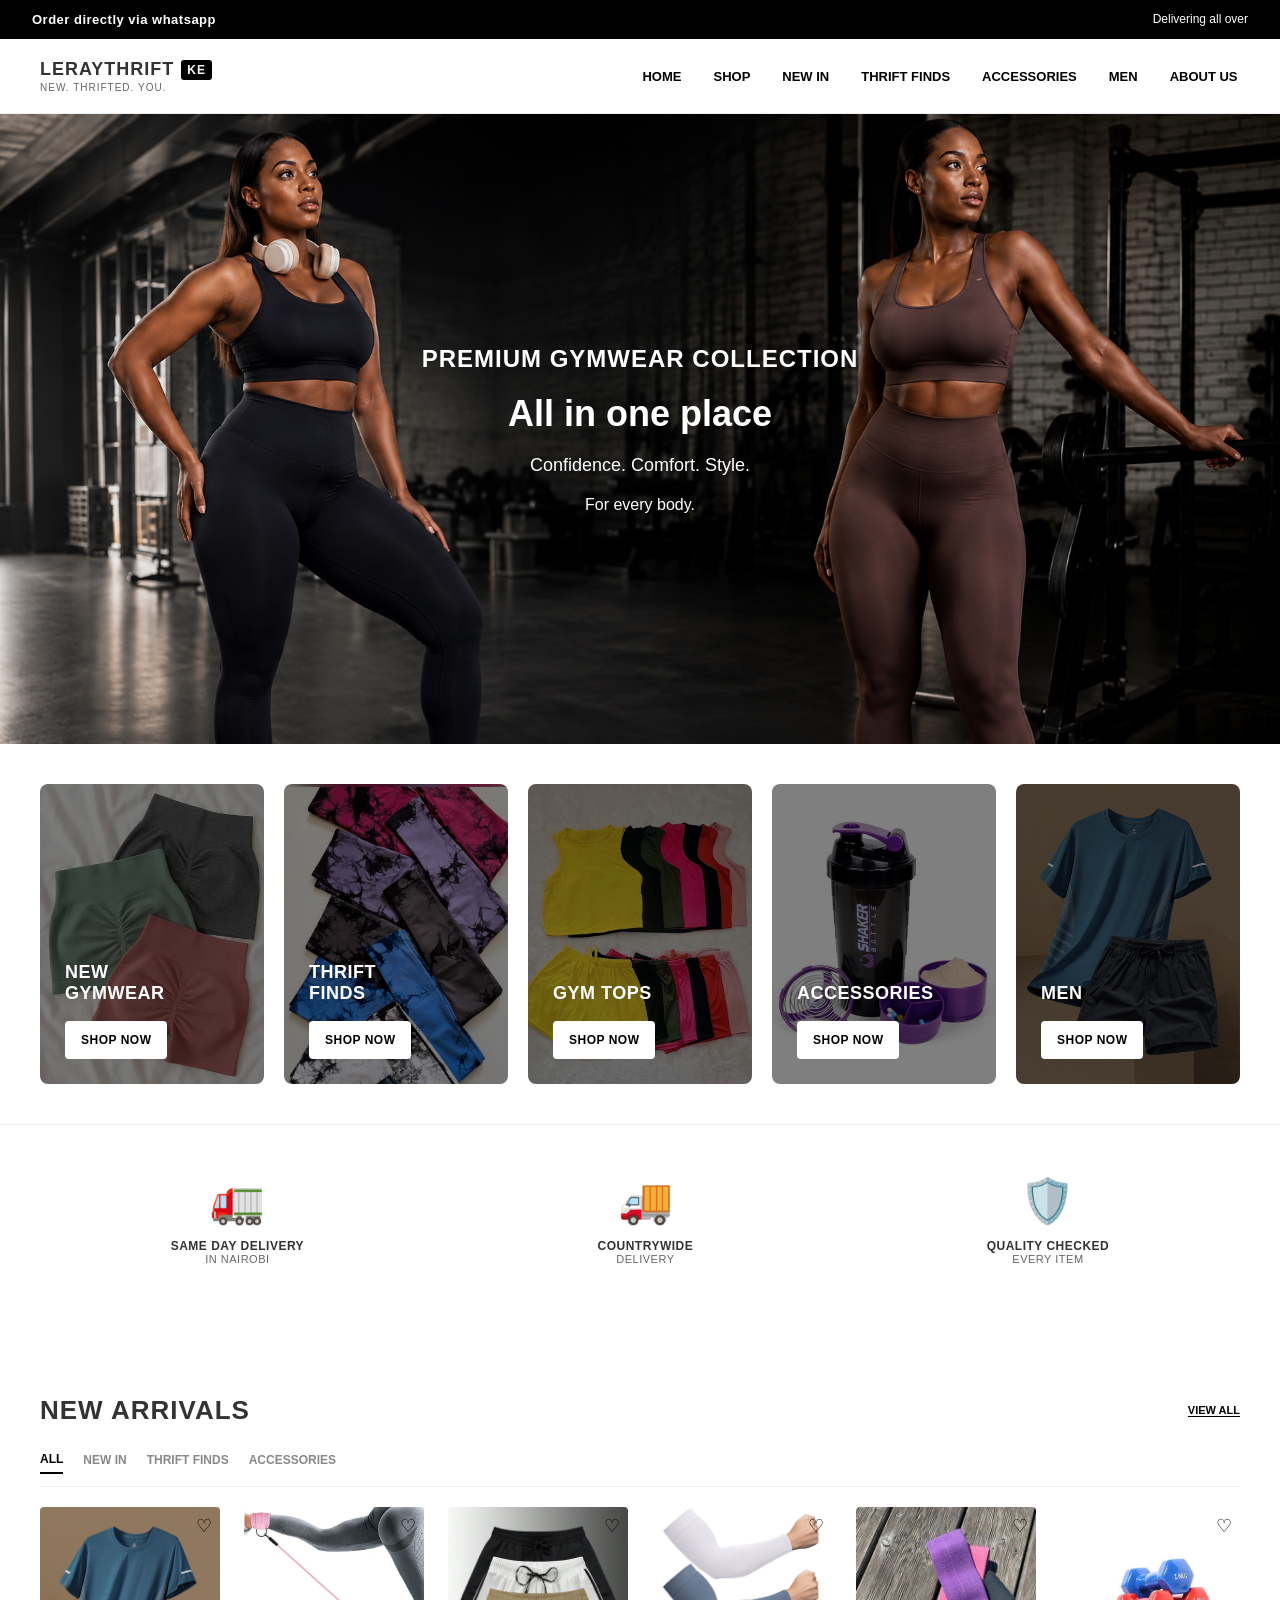
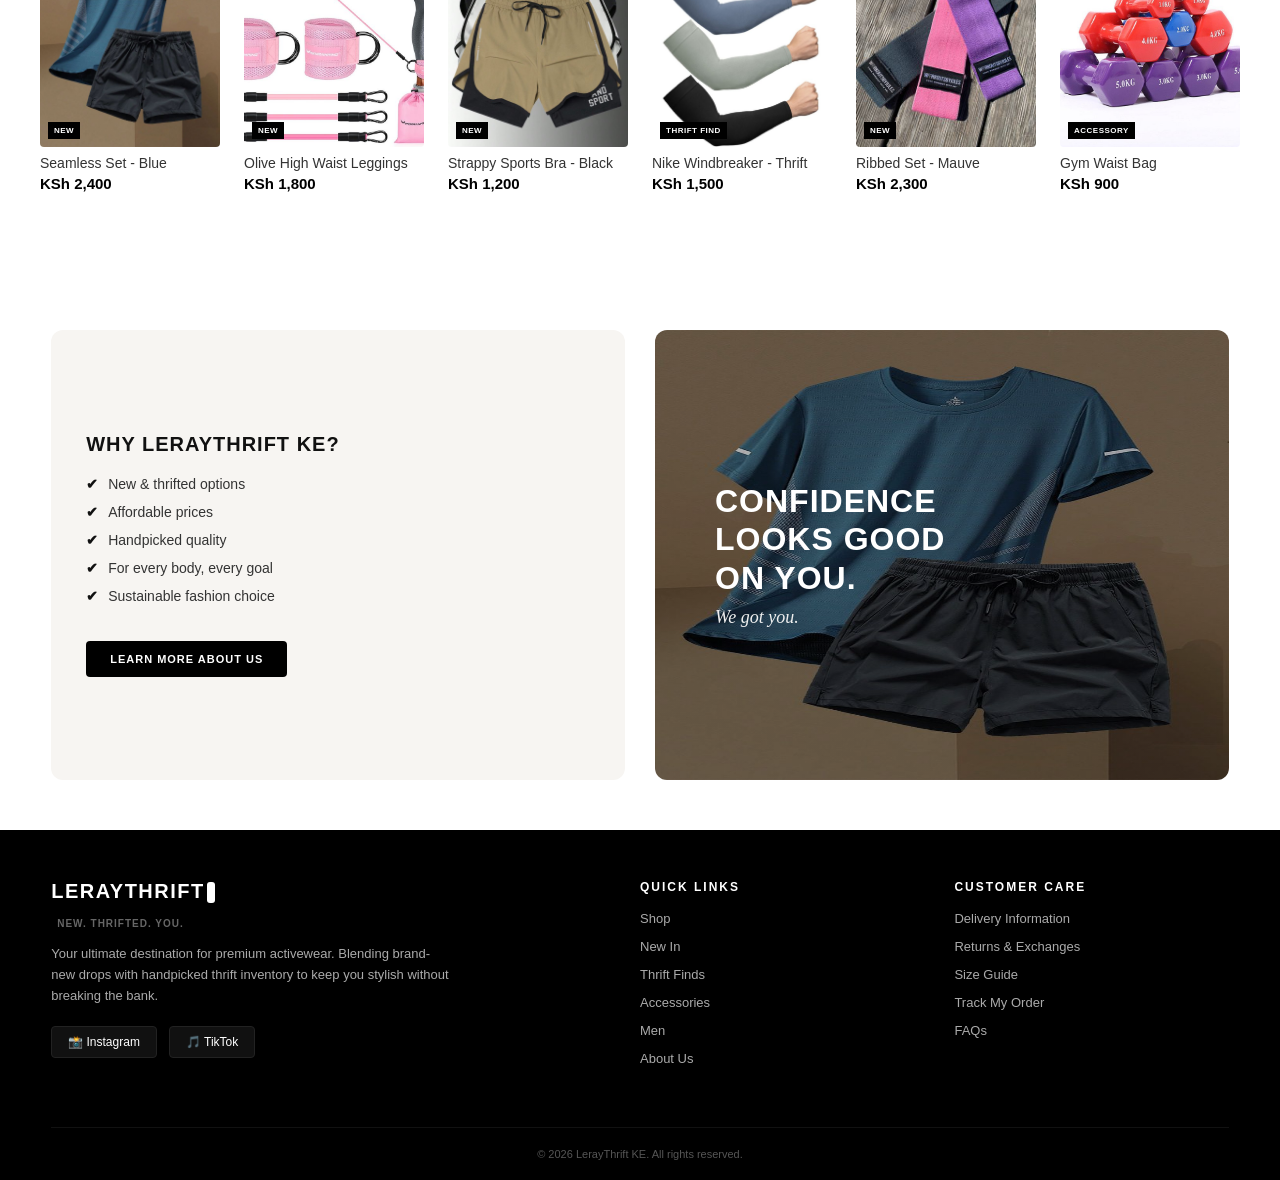
<file: index.html>
<!DOCTYPE html>
<html lang="en">
<head>
    <meta charset="UTF-8">
    <meta name="viewport" content="width=device-width, initial-scale=1.0">
    <meta name="description" content="Page description">
    <title>LerayThrift KE | New & Thrifted Gymwear</title>
    <link rel="stylesheet" href="styles.css">
</head>
<body>
    <header>
        <div class="announcement-bar">
            <h1>Order directly via whatsapp</h1>
            <p>Delivering all over </p>
        </div>
        <nav class="navbar">
            <div class="logo-container">
                <div class="logo">
                    LERAYTHRIFT <span class="ke">KE</span>
                </div>
                <p class="logo-text">NEW. THRIFTED. YOU.</p>
            </div>

            <div class="nav-links">
                <a href="#">HOME</a>
                <a href="shop.html">SHOP</a>
                <a href="new in.html">NEW IN</a>
                <a href="thrift finds.html">THRIFT FINDS</a>
                <a href="accessories.html">ACCESSORIES</a>
                <a href="men.html">MEN</a>
                <a href="about us.html">ABOUT US</a>
            </div>

            <button class="menu-toggle" id="menuToggle">☰</button>
        </nav>

        <!-- MOBILE MENU -->
        <nav class="mobile-menu" id="mobileMenu">
            <button class="menu-close" id="menuClose">✕</button>
            <a href="index.html">HOME</a>
            <a href="shop.html">SHOP</a>
            <a href="new in.html">NEW IN</a>
            <a href="thrift finds.html">THRIFT FINDS</a>
            <a href="accessories.html">ACCESSORIES</a>
            <a href="men.html">MEN</a>
            <a href="about us.html">ABOUT US</a>
        </nav>
    </header>

    <main>
        <section class="hero">
            <div class="hero-content">
                <h1>PREMIUM GYMWEAR COLLECTION</h1>
                <h2>All in one place</h2>
                <h3>Confidence. Comfort. Style.</h3>
                <p>For every body.</p>
            </div>
        </section>

        <section class="category-grid">
            <div class="category-item new-gym">
                <div class="category-content">
                    <h3>NEW <br> GYMWEAR</h3>
                    <button class="category-button">SHOP NOW</button>
                </div>
            </div>
            <div class="category-item item-thrift">
                <div class="category-content">
                    <h3>THRIFT <br> FINDS</h3>
                    <button class="category-button">SHOP NOW</button>
                </div>
            </div>
            <div class="category-item foot-wear">
                <div class="category-content">
                    <h3>GYM TOPS</h3>
                    <button class="category-button">SHOP NOW</button>
                </div>
            </div>
            <div class="category-item gym-accessories">
                <div class="category-content">
                    <h3>ACCESSORIES</h3>
                    <button class="category-button">SHOP NOW</button>
                </div>
            </div>
            <div class="category-item men-wear">
                <div class="category-content">
                    <h3>MEN</h3>
                    <button class="category-button">SHOP NOW</button>
                </div>
            </div>
        </section>

        <section class="trust-bar">
            <div class="trust-item">
                <span class="icon">🚛</span>
                <div>
                    <strong>SAME DAY DELIVERY</strong>
                    <p>IN NAIROBI</p>
                </div>
            </div>
            <div class="trust-item">
                <span class="icon">🚚</span>
                <div>
                    <strong>COUNTRYWIDE</strong>
                    <p>DELIVERY</p>
                </div>
            </div>
            <div class="trust-item">
                <span class="icon">🛡️</span>
                <div>
                    <strong>QUALITY CHECKED</strong>
                    <p>EVERY ITEM</p>
                </div>
            </div>
        </section>

        <section class="shop-container">
            <div class="section-header">
                <h2>NEW ARRIVALS</h2>
                <a href="#" class="view-all-link">VIEW ALL</a>
            </div>

            <div class="filter-tabs">
                <button class="tab-btn active">ALL</button>
                <button class="tab-btn">NEW IN</button>
                <button class="tab-btn">THRIFT FINDS</button>
                <button class="tab-btn">ACCESSORIES</button>
            </div>
            <div id="product-grid" class="product-display-grid"></div>
        </section>
        <!--why section-->
            <section class="why">
        <div class="why-container">
        
            <div class="why-box">
                <h2>WHY LERAYTHRIFT KE?</h2>
                <ul class="why-list">
                    <li><span>✔</span> New & thrifted options</li>
                    <li><span>✔</span> Affordable prices</li>
                    <li><span>✔</span> Handpicked quality</li>
                    <li><span>✔</span> For every body, every goal</li>
                    <li><span>✔</span> Sustainable fashion choice</li>
                </ul>
                <button class="why-btn">LEARN MORE ABOUT US</button>
            </div>

            <div class="confidence-box">
                <div class="confidence-overlay-content">
                    <h2>CONFIDENCE <br> LOOKS GOOD <br> ON YOU.</h2>
                    <p class="script-text">We got you.</p>
                </div>
            </div>
    </section>
    </main>
    <footer>
    <footer class="store-footer">
        <div class="footer-grid">
        
            <div class="footer-col">
                <h3 class="footer-logo"> LERAYTHRIFT <span class="ke"> </span> </h3>
                <h4 class="footer-logo-text">NEW. THRIFTED. YOU.</h4>
                <p>Your ultimate destination for premium activewear. Blending brand-new drops with handpicked thrift inventory to keep you stylish without breaking the bank.</p>
                <div class="social-links-container">
                    <a href="#" class="social-icon">📸 Instagram</a>
                    <a href="#" class="social-icon">🎵 TikTok</a>
                </div>
            </div>

            <div class="footer-col">
                <h4>QUICK LINKS</h4>
                <ul>
                    <li><a href="shop.html">Shop</a></li>
                    <li><a href="new in.html">New In</a></li>
                    <li><a href="thrift finds.html">Thrift Finds</a></li>
                    <li><a href="accessories.html">Accessories</a></li>
                    <li><a href="men.html">Men</a></li>
                    <li><a href="about us.html">About Us</a></li>
                </ul>
            </div>

            <div class="footer-col">
                <h4>CUSTOMER CARE</h4>
                <ul>
                    <li><a href="#">Delivery Information</a></li>
                    <li><a href="#">Returns & Exchanges</a></li>
                    <li><a href="#">Size Guide</a></li>
                    <li><a href="#">Track My Order</a></li>
                    <li><a href="#">FAQs</a></li>
                </ul>
            </div>

        </div>

        <div class="footer-bottom">
            <p>&copy; 2026 LerayThrift KE. All rights reserved.</p>
        </div>
    </footer>
    </footer>
    <script src="script.js"></script>
</body>
</html>
</file>
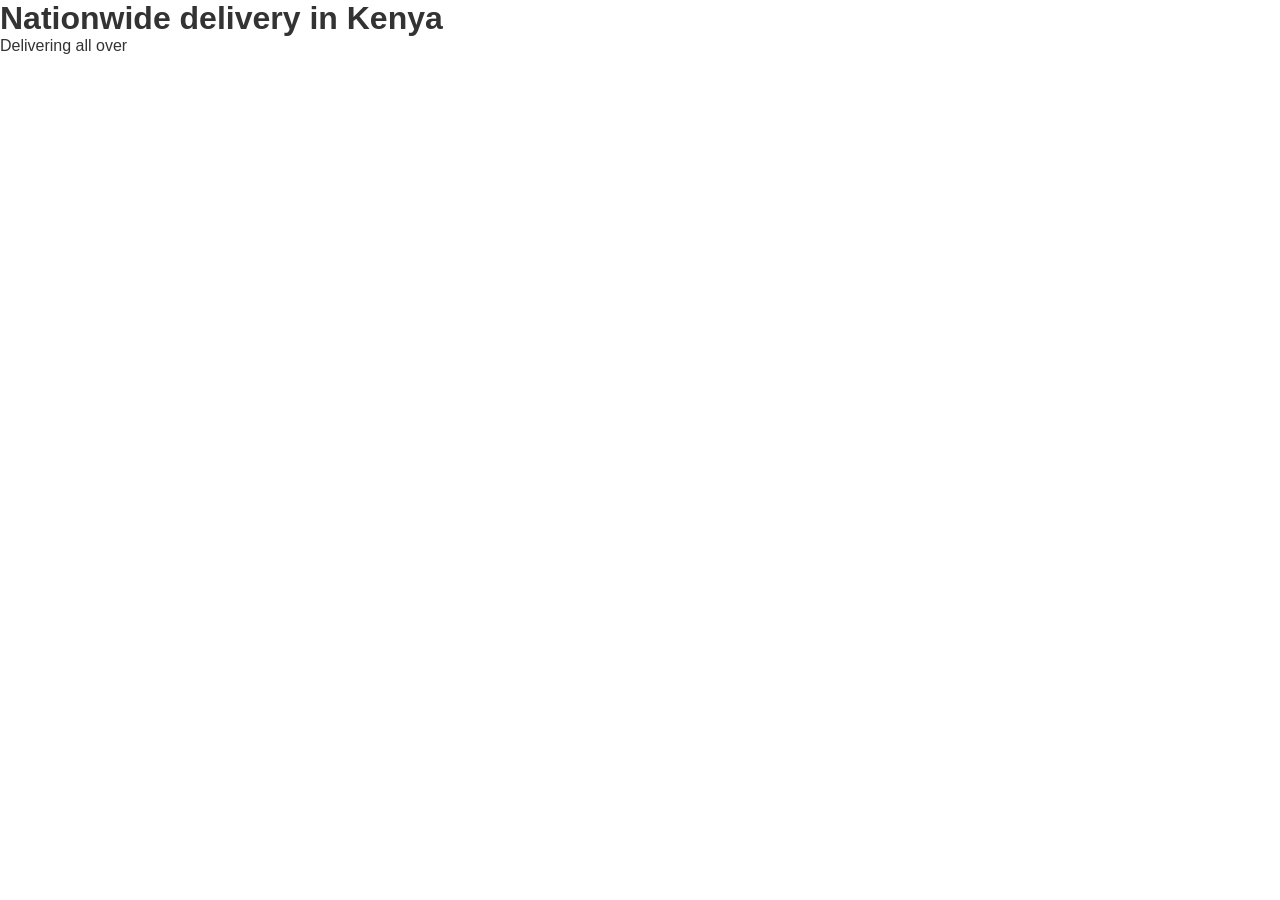
<file: shop.html>
<!DOCTYPE html>
<html lang="en">
<head>
    <meta charset="UTF-8">
    <meta name="viewport" content="width=device-width, initial-scale=1.0">
    <meta name="description" content="Page description">
    <title>LerayThrift KE | New & Thrifted Gymwear</title>
    <link rel="stylesheet" href="styles.css">
</head>
<body>
    <header>
        <div class=" shop-announcement-bar">
            <h1>Nationwide delivery in Kenya</h1>
            <p>Delivering all over </p>
        </div>
    </header>
</body>
</html>
</file>
<file: styles.css>
* {
            margin: 0;
            padding: 0;
            box-sizing: border-box;
        }

        html {
            scroll-behavior: smooth;
        }

        body {
            font-family: Arial, sans-serif;
            color: #333;
        }

        img {
            max-width: 100%;
            height: auto;
            display: block;
        }

        /* ===== MOBILE-FIRST: START HERE ===== */

        /* ANNOUNCEMENT BAR */
        .announcement-bar {
            display: flex;
            flex-direction: column;
            gap: 8px;
            background-color: black;
            color: white;
            padding: 12px 16px;
            text-align: center;
        }

        .announcement-bar h1 {
            font-size: 12px;
            font-weight: 600;
            letter-spacing: 0.5px;
        }

        .announcement-bar p {
            font-size: 11px;
            font-weight: 400;
        }

        /* NAVBAR */
        .navbar {
            display: flex;
            justify-content: space-between;
            align-items: center;
            padding: 16px;
            background-color: white;
            border-bottom: 1px solid #eee;
        }

        .logo-container {
            display: flex;
            flex-direction: column;
            gap: 2px;
            flex: 1;
        }

        .logo {
            display: flex;
            align-items: center;
            gap: 3px;
            font-size: 13px;
            font-weight: 800;
            letter-spacing: 1px;
        }

        .ke {
            background-color: black;
            color: white;
            padding: 2px 4px;
            border-radius: 3px;
            font-size: 11px;
            margin-left: 2px;
        }

        .logo-text {
            font-size: 9px;
            letter-spacing: 1px;
            color: #666;
        }

        .nav-links {
            display: none;
        }

        .menu-toggle {
            display: block;
            font-size: 24px;
            cursor: pointer;
            background: none;
            border: none;
            padding: 8px;
        }

        /* MOBILE MENU */
        .mobile-menu {
            display: none;
            position: fixed;
            top: 0;
            left: 0;
            right: 0;
            bottom: 0;
            background-color: white;
            z-index: 999;
            flex-direction: column;
            padding-top: 60px;
        }

        .mobile-menu.active {
            display: flex;
        }

        .mobile-menu a {
            padding: 16px 20px;
            text-decoration: none;
            color: black;
            font-weight: 600;
            font-size: 14px;
            border-bottom: 1px solid #eee;
        }

        .mobile-menu a:hover {
            background-color: #f5f5f5;
        }

        .menu-close {
            position: absolute;
            top: 16px;
            right: 16px;
            font-size: 28px;
            cursor: pointer;
            border: none;
            background: none;
        }

        /* HERO SECTION */
        .hero {
            height: 40vh;
            background: black;
            background-image: url("images/hero/hero 1.png");
            background-size: contain;
            background-repeat: no-repeat;
            background-position: center;
            display: flex;
            justify-content: center;
            align-items: center;
            text-align: center;
            color: white;
        }

        .hero-content {
            display: flex;
            flex-direction: column;
            gap: 12px;
            padding: 0 16px;
        }

        .hero-content h1 {
            font-size: 16px;
            font-weight: 700;
            letter-spacing: 1px;
        }

        .hero-content h2 {
            font-size: 20px;
            font-weight: 600;
        }

        .hero-content h3 {
            font-size: 14px;
            font-weight: 500;
        }

        .hero-content p {
            font-size: 13px;
            font-weight: 400;
        }

        /* CATEGORY GRID */
        .category-grid {
            display: grid;
            grid-template-columns: repeat(2, 1fr);
            gap: 10px;
            padding: 16px;
            width: 100%;
        }

        .category-item {
            height: 180px;
            border-radius: 8px;
            background-size: cover;
            position: relative;
            display: flex;
            align-items: flex-end;
            padding: 16px;
            overflow: hidden;
        }

        .new-gym {
            background-image: linear-gradient(rgba(0,0,0,0.5),rgba(0,0,0,0.5)), url(images/catpics/new.jpg);
        }

        .item-thrift {
            background-image: linear-gradient(rgba(0,0,0,0.5),rgba(0,0,0,0.5)), url(images/catpics/thrifts.jpg);
        }

        .foot-wear {
            background-image: linear-gradient(rgba(0,0,0,0.5),rgba(0,0,0,0.5)), url(images/catpics/tops.jpg);
        }

        .gym-accessories {
            background-image: linear-gradient(rgba(0,0,0,0.5),rgba(0,0,0,0.5)), url(images/catpics/accessories.jpg);
        }

        .men-wear {
            background-image: linear-gradient(rgba(0,0,0,0.5),rgba(0,0,0,0.5)), url(images/catpics/men.jpg);
        }

        .category-content {
            color: white;
            width: 100%;
        }

        .category-content h3 {
            font-size: 14px;
            font-weight: 700;
            letter-spacing: 0.5px;
            margin-bottom: 8px;
            line-height: 1.2;
        }

        .category-button {
            background-color: white;
            color: black;
            border: none;
            padding: 8px 12px;
            font-size: 10px;
            font-weight: 700;
            border-radius: 4px;
            cursor: pointer;
            letter-spacing: 0.5px;
        }

        /* TRUST BAR */
        .trust-bar {
            display: flex;
            flex-direction: column;
            gap: 20px;
            padding: 24px 16px;
            background: #fff;
            border-top: 1px solid #eee;
        }

        .trust-item {
            display: flex;
            align-items: center;
            gap: 12px;
            text-align: left;
        }

        .trust-item .icon {
            font-size: 28px;
            flex-shrink: 0;
        }

        .trust-item strong {
            font-size: 11px;
            display: block;
            letter-spacing: 0.5px;
            font-weight: 700;
        }

        .trust-item p {
            font-size: 10px;
            display: block;
            letter-spacing: 0.5px;
            color: #666;
        }

        /* SHOP CONTAINER */
        .shop-container {
            max-width: 1400px;
            margin: 32px auto;
            padding: 0 16px;
        }

        .section-header {
            display: flex;
            justify-content: space-between;
            align-items: center;
            margin-bottom: 20px;
        }

        .section-header h2 {
            font-size: 18px;
            letter-spacing: 1px;
            font-weight: 700;
        }

        .view-all-link {
            color: #000;
            text-decoration: none;
            font-size: 11px;
            font-weight: 600;
            border-bottom: 1px solid #000;
        }

        .filter-tabs {
            display: flex;
            gap: 12px;
            margin-bottom: 20px;
            border-bottom: 1px solid #eee;
            padding-bottom: 12px;
            overflow-x: auto;
            white-space: nowrap;
        }

        .tab-btn {
            background: none;
            border: none;
            font-size: 11px;
            font-weight: 600;
            color: #888;
            cursor: pointer;
            padding: 4px 8px;
            flex-shrink: 0;
        }

        .tab-btn.active {
            color: #000;
            border-bottom: 2px solid #000;
        }

        .product-display-grid {
            display: grid;
            grid-template-columns: repeat(2, 1fr);
            gap: 12px;
        }

        .product-card {
            background: none;
            position: relative;
            display: flex;
            flex-direction: column;
        }

        .image-wrapper {
            position: relative;
            width: 100%;
            aspect-ratio: 3 / 4;
            overflow: hidden;
            background-color: #f0f0f0;
            border-radius: 4px;
        }

        .image-wrapper img {
            width: 100%;
            height: 100%;
            object-fit: cover;
            transition: transform 0.4s ease;
        }

        .product-card:hover .image-wrapper img {
            transform: scale(1.04);
        }

        .wishlist-heart {
            position: absolute;
            top: 8px;
            right: 8px;
            color: #000;
            font-size: 18px;
            cursor: pointer;
            z-index: 5;
        }

        .product-tag {
            position: absolute;
            bottom: 8px;
            left: 8px;
            background: #000;
            color: #fff;
            font-size: 8px;
            font-weight: bold;
            padding: 4px 6px;
            text-transform: uppercase;
            letter-spacing: 0.5px;
        }

        .product-info {
            padding: 8px 0;
        }

        .product-info h3 {
            font-size: 12px;
            font-weight: 500;
            color: #333;
            margin-bottom: 4px;
            white-space: nowrap;
            overflow: hidden;
            text-overflow: ellipsis;
        }

        .product-price {
            font-size: 13px;
            font-weight: 700;
            color: #000;
        }
        .why {
            width: 100%;
            padding: 40px 6%;
            background-color: #fff;
            box-sizing: border-box;
        }

        .why-container {
            display: grid;
            grid-template-columns: 1fr;
            gap: 30px;
            max-width: 1400px;
            margin: 0 auto;
        }

        .why-box {
            background-color: #f7f5f2;
            border-radius: 12px;
            padding: 35px 25px;
            display: flex;
            flex-direction: column;
            justify-content: center;
            text-align: center;
        }

        .why-box h2 {
            font-size: 20px;
            font-weight: 700;
            letter-spacing: 1px;
            margin-bottom: 20px;
            color: #111;
        }

        .why-list {
            list-style: none;
            padding: 0;
            margin: 0 0 25px 0;
        }

        .why-list li {
            font-size: 14px;
            color: #333;
            margin-bottom: 12px;
            display: flex;
            align-items: center;
            justify-content: center;
            gap: 10px;
        }

        .why-list li span {
            color: #111;
            font-weight: bold;
        }

        .why-btn {
            align-self: center;
            background-color: #000;
            color: #fff;
            border: none;
            padding: 12px 24px;
            font-size: 11px;
            font-weight: 700;
            letter-spacing: 1px;
            cursor: pointer;
            border-radius: 4px;
        }

        .confidence-box {
            background-image: linear-gradient(rgba(0,0,0,0.3), rgba(0,0,0,0.3)), url('images/catpics/men.jpg');
            background-size: 100% 100%;
            background-position: center top;
            border-radius: 12px;
            min-height: 350px;
            display: flex;
            align-items: center;
            justify-content: center;
            text-align: center;
            padding: 30px;
            position: relative;
        }

        .confidence-overlay-content {
            color: #fff;
            z-index: 2;
        }

        .confidence-overlay-content h2 {
            font-size: 24px;
            font-weight: 800;
            line-height: 1.2;
            letter-spacing: 1px;
            margin: 0 0 10px 0;
        }

        .confidence-overlay-content .script-text {
            font-family: 'Georgia', serif;
            font-style: italic;
            font-size: 18px;
            color: #eee;
            margin: 0;
        }
        .store-footer {
            background-color: #000;
            color: #fff;
            padding: 40px 6% 20px 6%;
            box-sizing: border-box;
        }

        .footer-grid {
            display: grid;
            grid-template-columns: 1fr;
            gap: 30px;
            max-width: 1400px;
            margin: 0 auto;
        }

        .footer-col {
            display: flex;
            flex-direction: column;
            align-items: center;
            text-align: center;
        }

        .footer-col h3.footer-logo {
            font-size: 20px;
            font-weight: 800;
            letter-spacing: 1.5px;
            margin-bottom: 15px;
        }
        .footer-col h3.footer-logo span.ke{
            background-color: white;
            color: black;
            padding: 2px 4px;
            border-radius: 3px;
            font-size: 15px;
            margin-left: 2px;
        }

        .footer-col h4.footer-logo-text {
            font-size: 10px;
            letter-spacing: 1px;
            color: #666;
            margin-top: 0px;
            margin-left: 6px;
        }

        .footer-col h3.footer-logo span {
            color: #888;
        }

        .footer-col p {
            font-size: 13px;
            line-height: 1.6;
            color: #aaa;
            margin-bottom: 20px;
            max-width: 400px;
        }

        .social-links-container {
            display: flex;
            gap: 12px;
            justify-content: center;
        }

        .social-icon {
            color: #fff;
            text-decoration: none;
            font-size: 12px;
            background-color: #111;
            padding: 8px 16px;
            border-radius: 4px;
            border: 1px solid #222;
            transition: background 0.2s ease;
        }

        .social-icon:hover {
            background-color: #222;
        }

        .footer-col h4 {
            font-size: 12px;
            letter-spacing: 2px;
            font-weight: 700;
            margin-bottom: 15px;
            color: #fff;
            text-transform: uppercase;
        }

        .footer-col ul {
            list-style: none;
            padding: 0;
            margin: 0;
        }

        .footer-col ul li {
            margin-bottom: 10px;
        }

        .footer-col ul li a {
            color: #aaa;
            text-decoration: none;
            font-size: 13px;
            transition: color 0.2s ease;
        }

        .footer-col ul li a:hover {
            color: #fff;
        }

        .footer-bottom {
            max-width: 1400px;
            margin: 30px auto 0 auto;
            padding-top: 20px;
            border-top: 1px solid #111;
            text-align: center;
        }

        .footer-bottom p {
            font-size: 11px;
            color: #555;
        }





        /* ===== TABLET (min-width: 1024px) ===== */
        @media (min-width: 1024px) {
            .announcement-bar {
                flex-direction: row;
                justify-content: space-between;
                padding: 12px 32px;
            }

            .announcement-bar h1 {
                font-size: 13px;
            }

            .announcement-bar p {
                font-size: 12px;
            }

            .navbar {
                padding: 16px 32px;
            }

            .logo {
                font-size: 16px;
                gap: 5px;
            }

            .ke {
                padding: 3px 6px;
                font-size: 12px;
            }

            .logo-text {
                font-size: 10px;
            }

            .nav-links {
                display: flex;
                gap: 24px;
                font-size: 12px;
                flex: 1;
                justify-content: center;
            }

            .nav-links a {
                text-decoration: none;
                color: black;
                font-weight: 600;
                transition: color 0.3s;
            }

            .nav-links a:hover {
                color: #666;
            }

            .menu-toggle {
                display: none;
            }

            .hero {
                height: 60vh;
                background-size: contain;
                background-repeat: no-repeat;
                background-position: center;
            }

            .hero-content {
                gap: 16px;
            }

            .hero-content h1 {
                font-size: 20px;
            }

            .hero-content h2 {
                font-size: 28px;
            }

            .hero-content h3 {
                font-size: 16px;
            }

            .hero-content p {
                font-size: 15px;
            }

            .category-grid {
                grid-template-columns: repeat(5, 1fr);
                gap: 16px;
                padding: 32px;
            }

            .category-item {
                height: 250px;
                padding: 20px;
            }

            .category-content h3 {
                font-size: 16px;
                margin-bottom: 12px;
            }

            .category-button {
                padding: 10px 14px;
                font-size: 11px;
            }

            .trust-bar {
                flex-direction: row;
                justify-content: space-around;
                padding: 40px 32px;
                gap: 24px;
            }

            .trust-item {
                flex-direction: column;
                text-align: center;
                gap: 12px;
            }

            .trust-item .icon {
                font-size: 40px;
            }

            .shop-container {
                margin: 60px auto;
                padding: 0 32px;
            }

            .section-header h2 {
                font-size: 22px;
            }

            .filter-tabs {
                gap: 20px;
                overflow-x: visible;
            }

            .tab-btn {
                font-size: 12px;
                padding: 6px 0;
            }

            .product-display-grid {
                grid-template-columns: repeat(3, 1fr);
                gap: 20px;
            }

            .product-info h3 {
                font-size: 13px;
            }

            .product-price {
                font-size: 14px;
            }

                    .why {
                padding: 50px 4%;
            }

            .why-container {
                grid-template-columns: repeat(2, 1fr);
                gap: 20px;
            }

            .why-box {
                padding: 40px 35px;
                text-align: left;
            }

            .why-list li {
                justify-content: flex-start;
            }

            .why-btn {
                align-self: flex-start;
            }

            .confidence-box {
                min-height: 400px;
                justify-content: flex-start;
                text-align: left;
                padding: 50px;
            }

            .confidence-overlay-content h2 {
                font-size: 28px;
            }
            .store-footer {
                padding: 50px 4% 20px 4%;
            }

            .footer-grid {
                grid-template-columns: repeat(2, 1fr);
                gap: 40px;
            }
            .footer-col:first-child {
                grid-column: span 2;
            }
        }




        /* ===== DESKTOP (min-width: 1025px) ===== */
        @media (min-width: 1025px) {
            .navbar {
                padding: 20px 40px;
            }

            .logo {
                font-size: 18px;
            }

            .nav-links {
                gap: 32px;
                font-size: 13px;
            }

            .hero {
                height: 70vh;
                background-size: cover;
                background-position: center top;
            }

            .hero-content {
                gap: 20px;
                padding: 0 40px;
            }

            .hero-content h1 {
                font-size: 24px;
            }

            .hero-content h2 {
                font-size: 36px;
            }

            .hero-content h3 {
                font-size: 18px;
            }

            .hero-content p {
                font-size: 16px;
            }

            .category-grid {
                grid-template-columns: repeat(5, 1fr);
                gap: 20px;
                padding: 40px;
            }

            .category-item {
                height: 300px;
                padding: 25px;
            }

            .category-content h3 {
                font-size: 18px;
                margin-bottom: 16px;
            }

            .category-button {
                padding: 12px 16px;
                font-size: 12px;
            }

            .trust-bar {
                padding: 50px 40px;
                gap: 32px;
            }

            .trust-item .icon {
                font-size: 44px;
            }

            .trust-item strong {
                font-size: 12px;
            }

            .trust-item p {
                font-size: 11px;
            }

            .shop-container {
                margin: 80px auto;
                padding: 0 40px;
            }

            .section-header h2 {
                font-size: 26px;
            }

            .product-display-grid {
                grid-template-columns: repeat(6, 1fr);
                gap: 24px;
            }

            .product-info h3 {
                font-size: 14px;
            }

            .product-price {
                font-size: 15px;
            }

            .why-container {
                gap: 30px;
            }

            .confidence-box {
                min-height: 450px;
                padding: 60px;
            }

            .confidence-overlay-content h2 {
                font-size: 32px;
            }
            .footer-grid {
                grid-template-columns: 2fr 1fr 1fr;
            }

            
            .footer-col:first-child {
                grid-column: span 1;
            }

            .footer-col {
                align-items: flex-start;
                text-align: left;
            }

            .social-links-container {
                justify-content: flex-start;
            }

            .footer-bottom {
                margin-top: 50px;
            }
        }

        /* ===== LARGE DESKTOP (min-width: 1440px) ===== */
        @media (min-width: 1440px) {
            .shop-container {
                max-width: 1400px;
            }

            .category-grid {
                gap: 24px;
            }

            .product-display-grid {
                gap: 28px;
            }
        }
</file>
